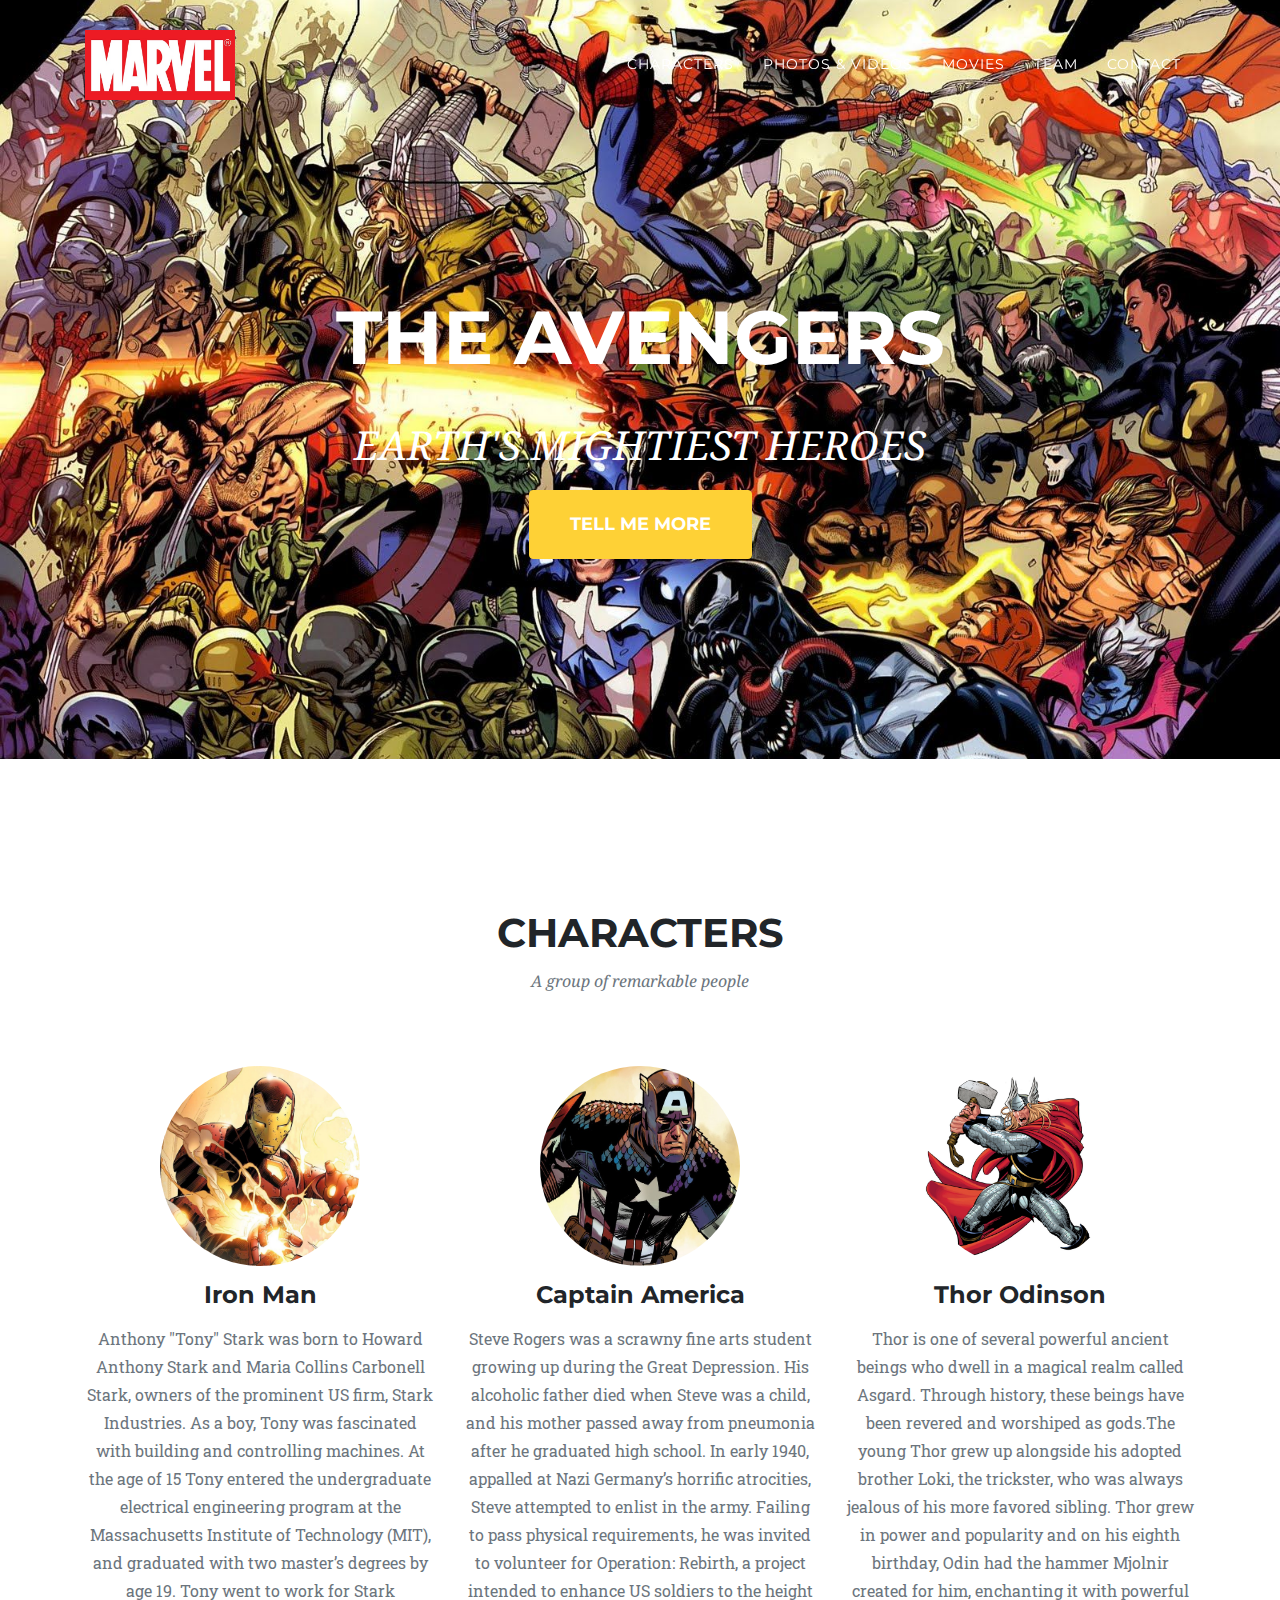
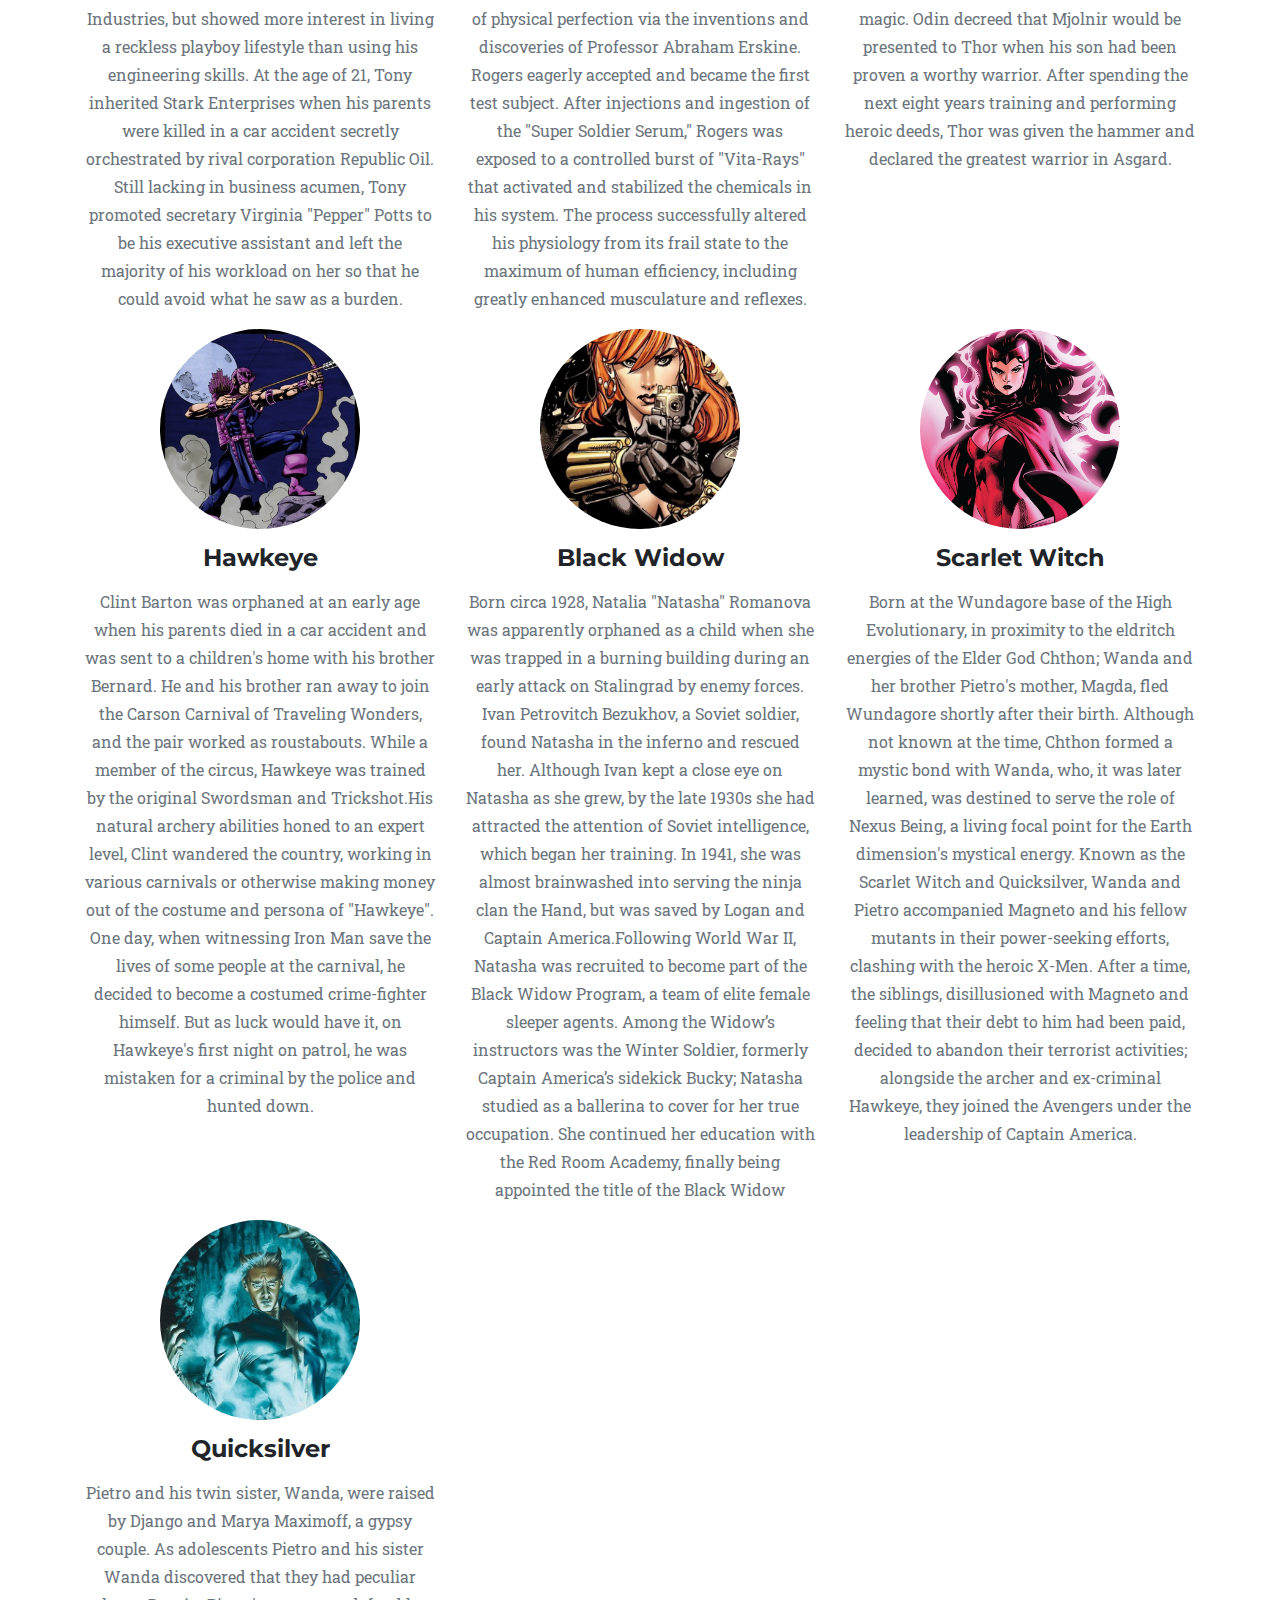
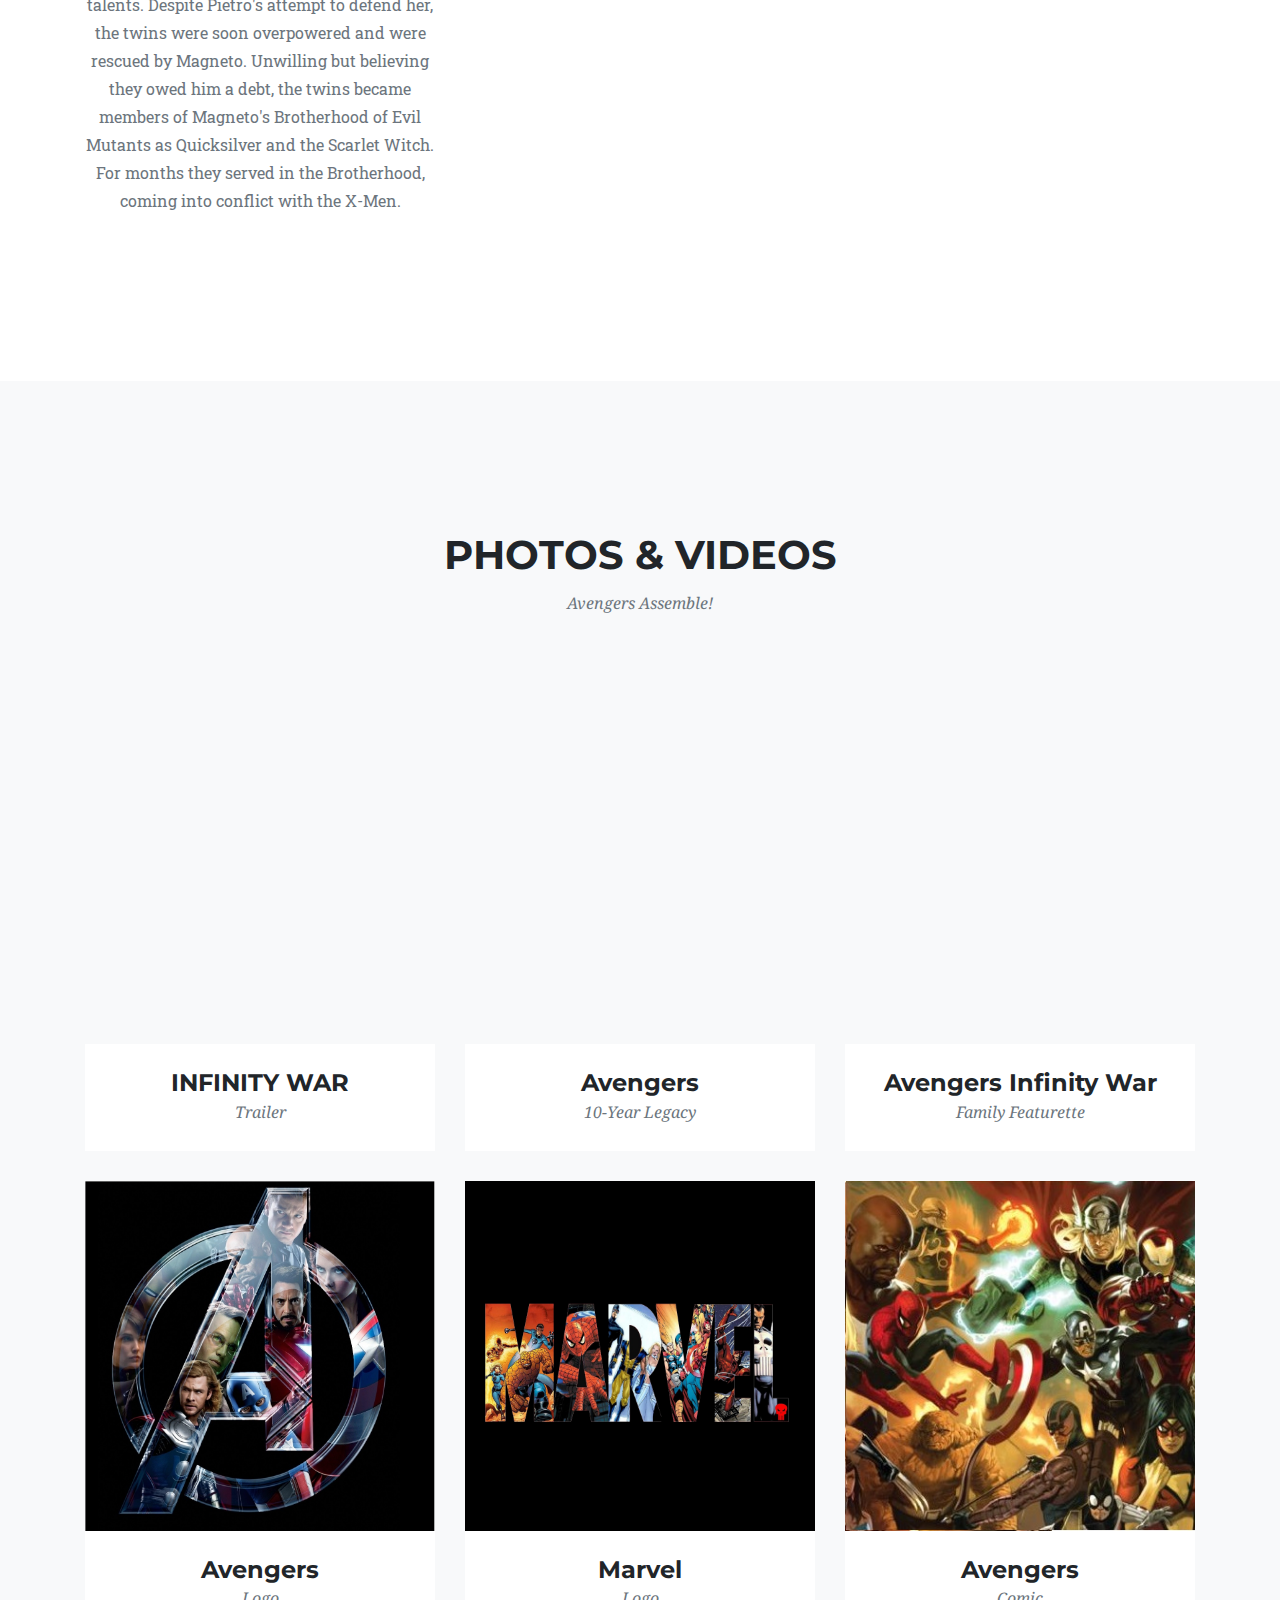
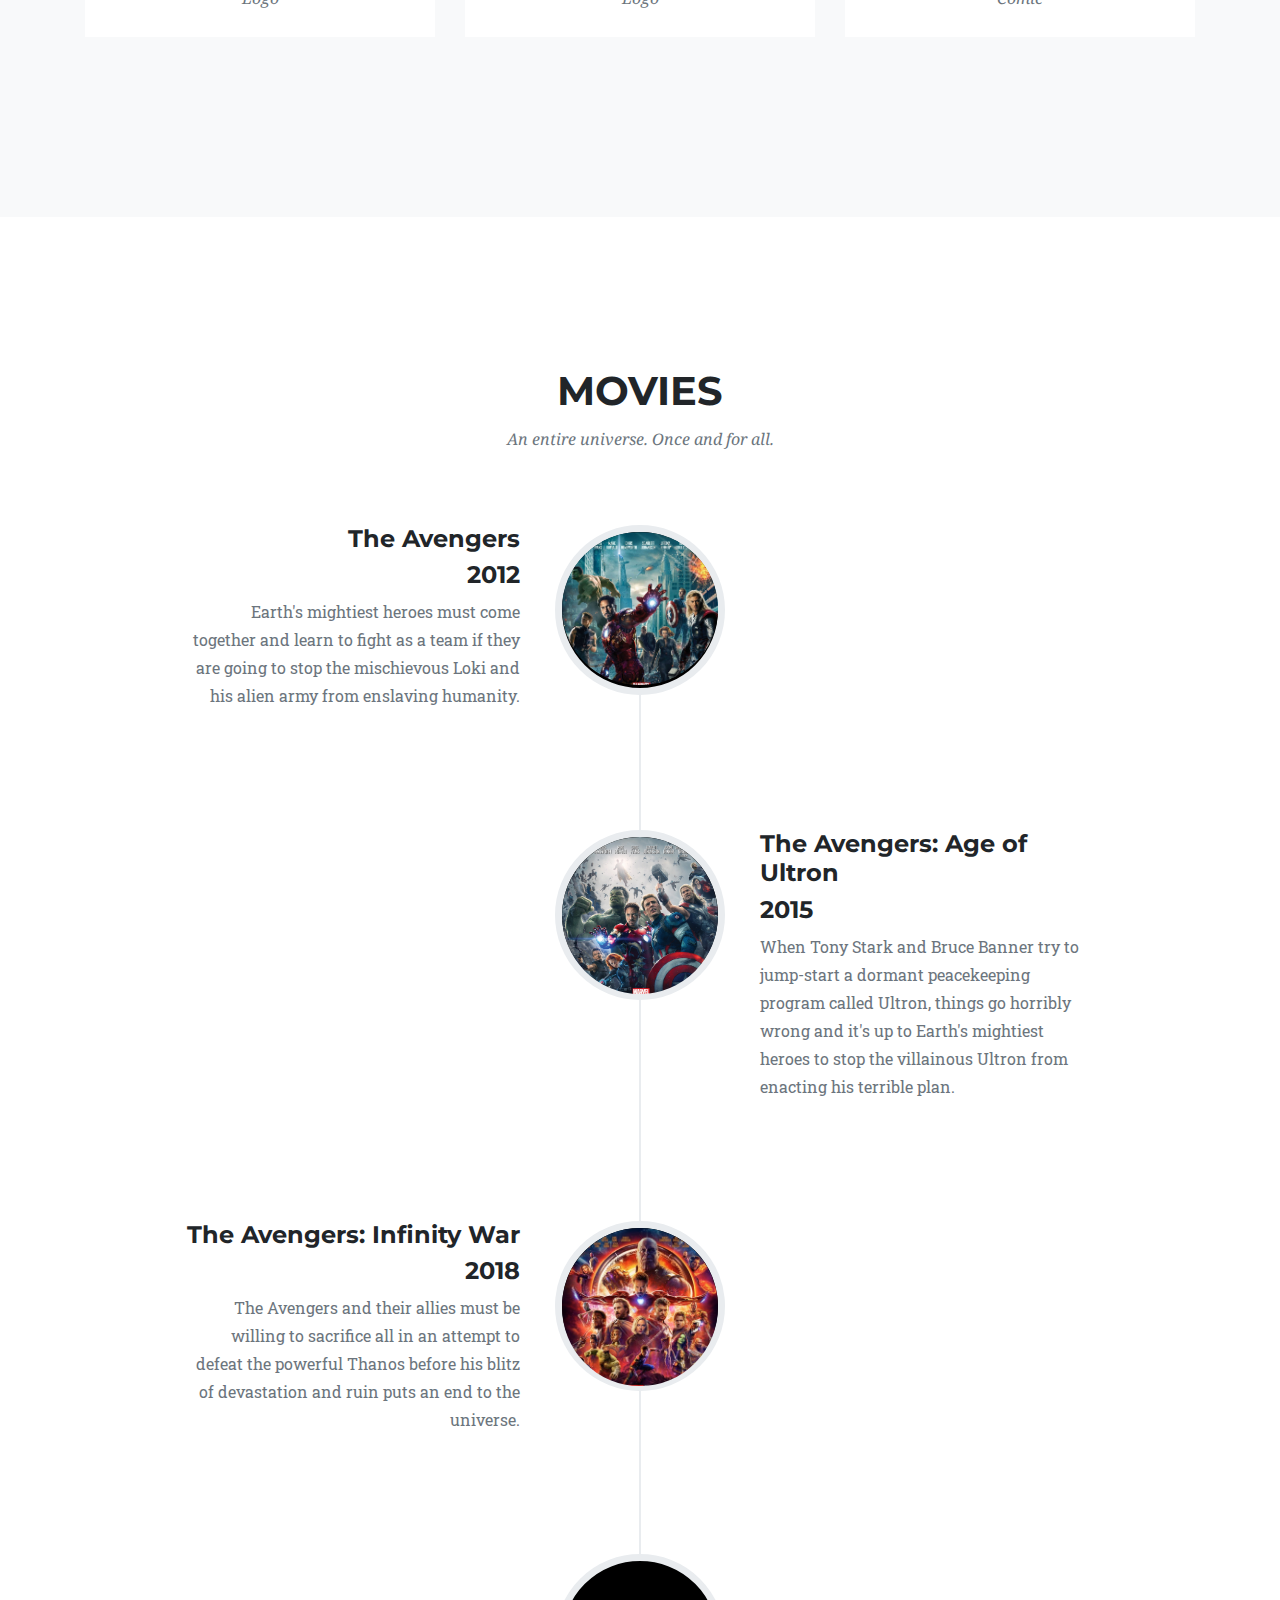
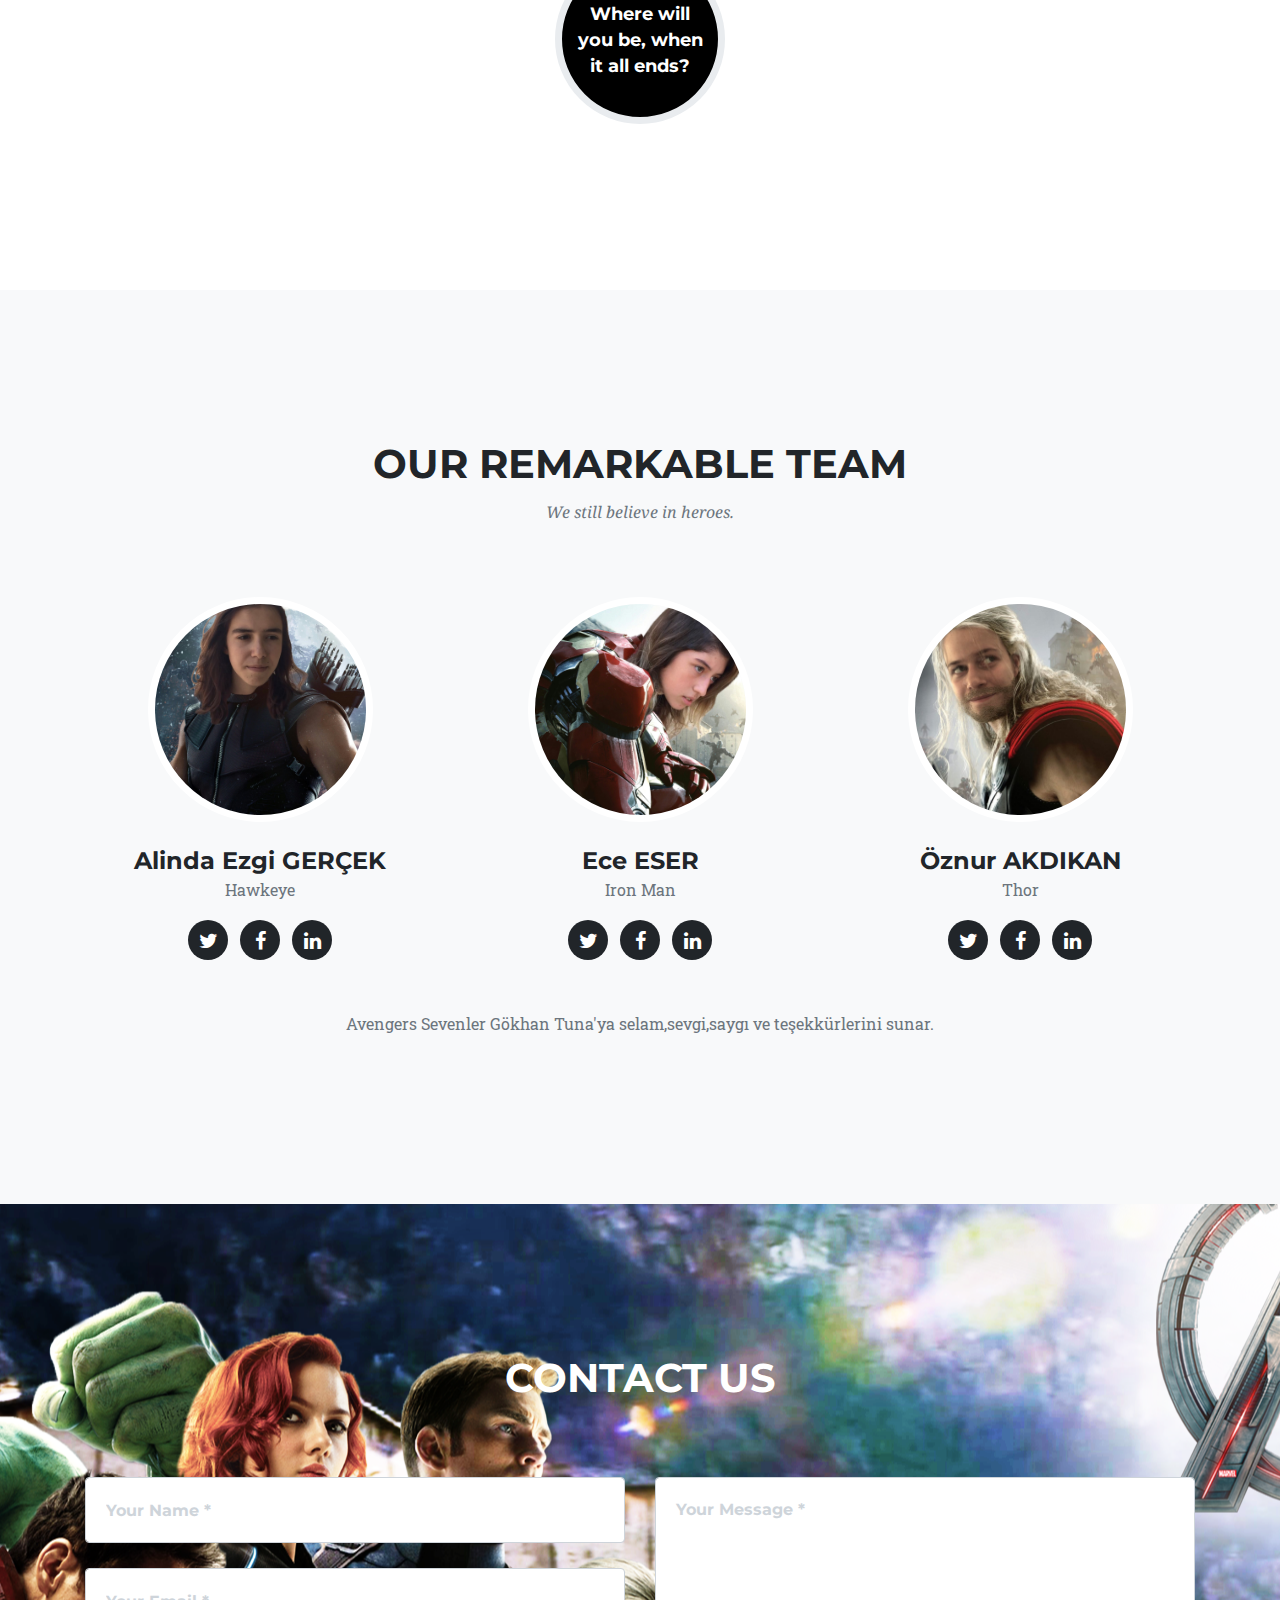
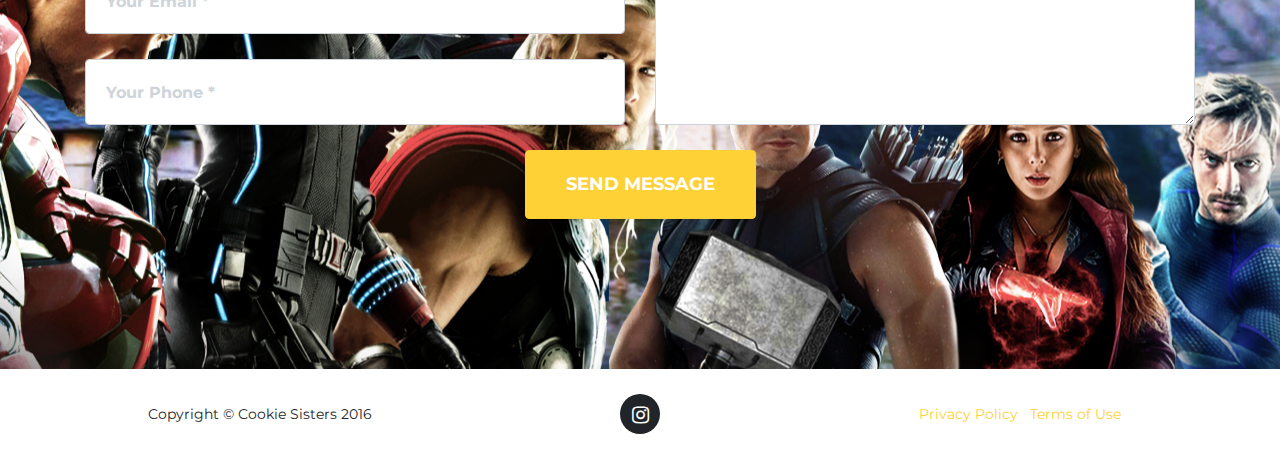
<file: index.html>
<!DOCTYPE html>
<html lang="en">

  <head>

    <meta charset="utf-8">
    <meta name="viewport" content="width=device-width, initial-scale=1, shrink-to-fit=no">
    <meta name="description" content="">
    <meta name="author" content="">

    <title>Avengers</title>

    <!-- Bootstrap core CSS -->
    <link href="vendor/bootstrap/css/bootstrap.min.css" rel="stylesheet">

    <!-- Custom fonts for this template -->
    <link href="vendor/font-awesome/css/font-awesome.min.css" rel="stylesheet" type="text/css">
    <link href="https://fonts.googleapis.com/css?family=Montserrat:400,700" rel="stylesheet" type="text/css">
    <link href='https://fonts.googleapis.com/css?family=Kaushan+Script' rel='stylesheet' type='text/css'>
    <link href='https://fonts.googleapis.com/css?family=Droid+Serif:400,700,400italic,700italic' rel='stylesheet' type='text/css'>
    <link href='https://fonts.googleapis.com/css?family=Roboto+Slab:400,100,300,700' rel='stylesheet' type='text/css'>

    <!-- Custom styles for this template -->
    <link href="css/agency.min.css" rel="stylesheet">

  </head>

  <body id="page-top">

    <!-- Navigation -->
    <nav class="navbar navbar-expand-lg navbar-dark fixed-top" id="mainNav">
      <div class="container">
        <a class="navbar-brand js-scroll-trigger" href="#page-top"><img src="img/new/ma.jpg" width="150" height="70"></a>
        <button class="navbar-toggler navbar-toggler-right" type="button" data-toggle="collapse" data-target="#navbarResponsive" aria-controls="navbarResponsive" aria-expanded="false" aria-label="Toggle navigation">
          Menu
          <i class="fa fa-bars"></i>
        </button>
        <div class="collapse navbar-collapse" id="navbarResponsive">
          <ul class="navbar-nav text-uppercase ml-auto">
            <li class="nav-item">
              <a class="nav-link js-scroll-trigger" href="#services">Characters</a>
            </li>
            <li class="nav-item">
              <a class="nav-link js-scroll-trigger" href="#portfolio">Photos & Videos</a>
            </li>
            <li class="nav-item">
              <a class="nav-link js-scroll-trigger" href="#about">Movies</a>
            </li>
            <li class="nav-item">
              <a class="nav-link js-scroll-trigger" href="#team">Team</a>
            </li>
            <li class="nav-item">
              <a class="nav-link js-scroll-trigger" href="#contact">Contact</a>
            </li>
          </ul>
        </div>
      </div>
    </nav>

    <!-- Header -->
    <header class="masthead">
      <div class="container">
        <div class="intro-text">
          <div class="intro-heading text-uppercase">THE AVENGERS</div>
          <div class="intro-lead-in">EARTH'S MIGHTIEST HEROES</div>
          <a class="btn btn-primary btn-xl text-uppercase js-scroll-trigger" href="#services">Tell Me More</a>
        </div>
      </div>
    </header>

    <!-- Services -->
    <section id="services">
      <div class="container">
        <div class="row">
          <div class="col-lg-12 text-center">
            <h2 class="section-heading text-uppercase">Characters</h2>
            <h3 class="section-subheading text-muted">A group of remarkable people</h3>
          </div>
        </div>
        <div class="row text-center">
          <div class="col-md-4">
          <img class="rounded-circle" src="img/new/ironman.jpg" width="200" height="200">
            <h4 class="service-heading">Iron Man</h4>
            <p class="text-muted">Anthony "Tony" Stark was born to Howard Anthony Stark and Maria Collins Carbonell Stark, owners of the prominent US firm, Stark Industries. As a boy, Tony was fascinated with building and controlling machines. At the age of 15 Tony entered the undergraduate electrical engineering program at the Massachusetts Institute of Technology (MIT), and graduated with two master’s degrees by age 19. Tony went to work for Stark Industries, but showed more interest in living a reckless playboy lifestyle than using his engineering skills. At the age of 21, Tony inherited Stark Enterprises when his parents were killed in a car accident secretly orchestrated by rival corporation Republic Oil. Still lacking in business acumen, Tony promoted secretary Virginia "Pepper" Potts to be his executive assistant and left the majority of his workload on her so that he could avoid what he saw as a burden.</p>
          </div>
          <div class="col-md-4">
            <img class="rounded-circle" src="img/new/captainamerica.jpg" width="200" height="200">
            <h4 class="service-heading">Captain America</h4>
            <p class="text-muted">Steve Rogers was a scrawny fine arts student growing up during the Great Depression. His alcoholic father died when Steve was a child, and his mother passed away from pneumonia after he graduated high school. In early 1940, appalled at Nazi Germany’s horrific atrocities, Steve attempted to enlist in the army. Failing to pass physical requirements, he was invited to volunteer for Operation: Rebirth, a project intended to enhance US soldiers to the height of physical perfection via the inventions and discoveries of Professor Abraham Erskine. Rogers eagerly accepted and became the first test subject. After injections and ingestion of the "Super Soldier Serum," Rogers was exposed to a controlled burst of "Vita-Rays" that activated and stabilized the chemicals in his system. The process successfully altered his physiology from its frail state to the maximum of human efficiency, including greatly enhanced musculature and reflexes.</p>
          </div>
          <div class="col-md-4">
          <img class="rounded-circle" src="img/new/thor1.jpg" width="200" height="200">
            <h4 class="service-heading">Thor Odinson</h4>
            <p class="text-muted">Thor is one of several powerful ancient beings who dwell in a magical realm called Asgard. Through history, these beings have been revered and worshiped as gods.The young Thor grew up alongside his adopted brother Loki, the trickster, who was always jealous of his more favored sibling. Thor grew in power and popularity and on his eighth birthday, Odin had the hammer Mjolnir created for him, enchanting it with powerful magic. Odin decreed that Mjolnir would be presented to Thor when his son had been proven a worthy warrior. After spending the next eight years training and performing heroic deeds, Thor was given the hammer and declared the greatest warrior in Asgard.</p>
          </div>
          <div class="col-md-4">
          <img class="rounded-circle" src="img/new/hawkeye.jpg" width="200" height="200">
            <h4 class="service-heading">Hawkeye</h4>
            <p class="text-muted">Clint Barton was orphaned at an early age when his parents died in a car accident and was sent to a children's home with his brother Bernard. He and his brother ran away to join the Carson Carnival of Traveling Wonders, and the pair worked as roustabouts. While a member of the circus, Hawkeye was trained by the original Swordsman and Trickshot.His natural archery abilities honed to an expert level, Clint wandered the country, working in various carnivals or otherwise making money out of the costume and persona of "Hawkeye". One day, when witnessing Iron Man save the lives of some people at the carnival, he decided to become a costumed crime-fighter himself. But as luck would have it, on Hawkeye's first night on patrol, he was mistaken for a criminal by the police and hunted down.</p>
          </div>
          <div class="col-md-4">
            <img class="rounded-circle" src="img/new/blackwidow.jpg" width="200" height="200">
            <h4 class="service-heading">Black Widow</h4>
            <p class="text-muted">Born circa 1928, Natalia "Natasha" Romanova was apparently orphaned as a child when she was trapped in a burning building during an early attack on Stalingrad by enemy forces. Ivan Petrovitch Bezukhov, a Soviet soldier, found Natasha in the inferno and rescued her. Although Ivan kept a close eye on Natasha as she grew, by the late 1930s she had attracted the attention of Soviet intelligence, which began her training. In 1941, she was almost brainwashed into serving the ninja clan the Hand, but was saved by Logan and Captain America.Following World War II, Natasha was recruited to become part of the Black Widow Program, a team of elite female sleeper agents. Among the Widow’s instructors was the Winter Soldier, formerly Captain America’s sidekick Bucky; Natasha studied as a ballerina to cover for her true occupation. She continued her education with the Red Room Academy, finally being appointed the title of the Black Widow</p>
          </div>
          <div class="col-md-4">
          <img class="rounded-circle" src="img/new/wanda.jpg" width="200" height="200">
            <h4 class="service-heading">Scarlet Witch</h4>
            <p class="text-muted">Born at the Wundagore base of the High Evolutionary, in proximity to the eldritch energies of the Elder God Chthon; Wanda and her brother Pietro's mother, Magda, fled Wundagore shortly after their birth. Although not known at the time, Chthon formed a mystic bond with Wanda, who, it was later learned, was destined to serve the role of Nexus Being, a living focal point for the Earth dimension's mystical energy. Known as the Scarlet Witch and Quicksilver, Wanda and Pietro accompanied Magneto and his fellow mutants in their power-seeking efforts, clashing with the heroic X-Men. After a time, the siblings, disillusioned with Magneto and feeling that their debt to him had been paid, decided to abandon their terrorist activities; alongside the archer and ex-criminal Hawkeye, they joined the Avengers under the leadership of Captain America. </p>
          </div>
          <div class="col-md-4">
          <img class="rounded-circle" src="img/new/quicksilver.jpg" width="200" height="200">
            <h4 class="service-heading">Quicksilver</h4>
            <p class="text-muted">Pietro and his twin sister, Wanda, were raised by Django and Marya Maximoff, a gypsy couple. As adolescents Pietro and his sister Wanda discovered that they had peculiar talents. Despite Pietro's attempt to defend her, the twins were soon overpowered and were rescued by Magneto. Unwilling but believing they owed him a debt, the twins became members of Magneto's Brotherhood of Evil Mutants as Quicksilver and the Scarlet Witch. For months they served in the Brotherhood, coming into conflict with the X-Men.</p>
          </div>
        </div>
      </div>
    </section>

    <!-- Portfolio Grid -->
    <section class="bg-light" id="portfolio">
      <div class="container">
        <div class="row">
          <div class="col-lg-12 text-center">
            <h2 class="section-heading text-uppercase">Photos & Videos</h2>
            <h3 class="section-subheading text-muted">Avengers Assemble!</h3>
          </div>
        </div>
        <div class="row">
          <div class="col-md-4 col-sm-6 portfolio-item">
            <a class="portfolio-link" data-toggle="modal" href="#portfolioModal1">

              <iframe width="350" height="350" src="https://www.youtube.com/embed/QwievZ1Tx-8" frameborder="0" allow="autoplay; encrypted-media" allowfullscreen></iframe>
            </a>
            <div class="portfolio-caption">
              <h4>INFINITY WAR</h4>
              <p class="text-muted">Trailer</p>
            </div>
          </div>
          <div class="col-md-4 col-sm-6 portfolio-item">
            <a class="portfolio-link" data-toggle="modal" href="#portfolioModal2">
              <iframe width="350" height="350" src="https://www.youtube.com/embed/XsTfo41QojY" frameborder="0" allow="autoplay; encrypted-media" allowfullscreen></iframe>
            </a>
            <div class="portfolio-caption">
              <h4>Avengers</h4>
              <p class="text-muted">10-Year Legacy</p>
            </div>
          </div>
          <div class="col-md-4 col-sm-6 portfolio-item">
            <a class="portfolio-link" data-toggle="modal" href="#portfolioModal3">
            <iframe width="350" height="350" src="https://www.youtube.com/embed/PbRmbhdHDDM" frameborder="0" allow="autoplay; encrypted-media" allowfullscreen></iframe>
            </a>
            <div class="portfolio-caption">
              <h4>Avengers Infinity War</h4>
              <p class="text-muted">Family Featurette</p>
            </div>
          </div>
          <div class="col-md-4 col-sm-6 portfolio-item">
            <a class="portfolio-link" data-toggle="modal" href="#portfolioModal4">
              <img src="img/new/e.jpg" width="350" height="350" alt="">
            </a>
            <div class="portfolio-caption">
              <h4>Avengers</h4>
              <p class="text-muted">Logo</p>
            </div>
          </div>
          <div class="col-md-4 col-sm-6 portfolio-item">
            <a class="portfolio-link" data-toggle="modal" href="#portfolioModal5">
              <img src="img/new/f.jpg" width="350" height="350" alt="">
            </a>
            <div class="portfolio-caption">
              <h4>Marvel</h4>
              <p class="text-muted">Logo</p>
            </div>
          </div>
          <div class="col-md-4 col-sm-6 portfolio-item">
            <a class="portfolio-link" data-toggle="modal" href="#portfolioModal6">
              <img src="img/new/g.jpg" width="350" height="350" alt="">
            </a>
            <div class="portfolio-caption">
              <h4>Avengers</h4>
              <p class="text-muted">Comic</p>
            </div>
          </div>
        </div>
      </div>
    </section>

    <!-- About -->
    <section id="about">
      <div class="container">
        <div class="row">
          <div class="col-lg-12 text-center">
            <h2 class="section-heading text-uppercase">MOVIES</h2>
            <h3 class="section-subheading text-muted">An entire universe. Once and for all.</h3>
          </div>
        </div>
        <div class="row">
          <div class="col-lg-12">
            <ul class="timeline">
              <li>
                <div class="timeline-image">
                  <img class="rounded-circle img-fluid" src="img/new/c.JPG" alt="">
                </div>
                <div class="timeline-panel">
                  <div class="timeline-heading">
                    <h4>The Avengers</h4>
                    <h4 class="subheading">2012</h4>
                  </div>
                  <div class="timeline-body">
                    <p class="text-muted">Earth's mightiest heroes must come together and learn to fight as a team if they are going to stop the mischievous Loki and his alien army from enslaving humanity.</p>
                  </div>
                </div>
              </li>
              <li class="timeline-inverted">
                <div class="timeline-image">
                  <img class="rounded-circle img-fluid" src="img/new/b.jpg" alt="">
                </div>
                <div class="timeline-panel">
                  <div class="timeline-heading">
                    <h4>The Avengers: Age of Ultron</h4>
                    <h4 class="subheading">2015</h4>
                  </div>
                  <div class="timeline-body">
                    <p class="text-muted">When Tony Stark and Bruce Banner try to jump-start a dormant peacekeeping program called Ultron, things go horribly wrong and it's up to Earth's mightiest heroes to stop the villainous Ultron from enacting his terrible plan.</p>
                  </div>
                </div>
              </li>
              <li>
                <div class="timeline-image">
                  <img class="rounded-circle img-fluid" src="img/new/a.jpg" alt="">
                </div>
                <div class="timeline-panel">
                  <div class="timeline-heading">
                    <h4>The Avengers: Infinity War</h4>
                    <h4 class="subheading">2018</h4>
                  </div>
                  <div class="timeline-body">
                    <p class="text-muted">The Avengers and their allies must be willing to sacrifice all in an attempt to defeat the powerful Thanos before his blitz of devastation and ruin puts an end to the universe.</p>
                  </div>
                </div>
              </li>
              <li class="timeline-inverted">
                <div class="timeline-image">
                  <h4>Where will
                    <br>you be, when
                    <br>it all ends?</h4>
                </div>
              </li>
            </ul>
          </div>
        </div>
      </div>
    </section>

    <!-- Team -->
    <section class="bg-light" id="team">
      <div class="container">
        <div class="row">
          <div class="col-lg-12 text-center">
            <h2 class="section-heading text-uppercase">Our Remarkable Team</h2>
            <h3 class="section-subheading text-muted">We still believe in heroes.</h3>
          </div>
        </div>
        <div class="row">
          <div class="col-sm-4">
            <div class="team-member">
              <img class="mx-auto rounded-circle" src="img/new/alh2.jpg" alt="">
              <h4>Alinda Ezgi GERÇEK</h4>
              <p class="text-muted">Hawkeye</p>
              <ul class="list-inline social-buttons">
                <li class="list-inline-item">
                  <a href="#">
                    <i class="fa fa-twitter"></i>
                  </a>
                </li>
                <li class="list-inline-item">
                  <a href="#">
                    <i class="fa fa-facebook"></i>
                  </a>
                </li>
                <li class="list-inline-item">
                  <a href="#">
                    <i class="fa fa-linkedin"></i>
                  </a>
                </li>
              </ul>
            </div>
          </div>
          <div class="col-sm-4">
            <div class="team-member">
              <img class="mx-auto rounded-circle" src="img/new/eci2.jpg" alt="">
              <h4>Ece ESER</h4>
              <p class="text-muted">Iron Man</p>
              <ul class="list-inline social-buttons">
                <li class="list-inline-item">
                  <a href="#">
                    <i class="fa fa-twitter"></i>
                  </a>
                </li>
                <li class="list-inline-item">
                  <a href="#">
                    <i class="fa fa-facebook"></i>
                  </a>
                </li>
                <li class="list-inline-item">
                  <a href="#">
                    <i class="fa fa-linkedin"></i>
                  </a>
                </li>
              </ul>
            </div>
          </div>
          <div class="col-sm-4">
            <div class="team-member">
              <img class="mx-auto rounded-circle" src="img/new/özt2.jpg" alt="">
              <h4>Öznur AKDIKAN</h4>
              <p class="text-muted">Thor</p>
              <ul class="list-inline social-buttons">
                <li class="list-inline-item">
                  <a href="#">
                    <i class="fa fa-twitter"></i>
                  </a>
                </li>
                <li class="list-inline-item">
                  <a href="#">
                    <i class="fa fa-facebook"></i>
                  </a>
                </li>
                <li class="list-inline-item">
                  <a href="#">
                    <i class="fa fa-linkedin"></i>
                  </a>
                </li>
              </ul>
            </div>
          </div>
        </div>
        <div class="row">
          <div class="col-lg-8 mx-auto text-center">
            <p class="large text-muted">Avengers Sevenler Gökhan Tuna'ya selam,sevgi,saygı ve teşekkürlerini sunar.</p>
          </div>
        </div>
      </div>
    </section>
    <!-- Contact -->
    <section id="contact">
      <div class="container">
        <div class="row">
          <div class="col-lg-12 text-center">
            <h2 class="section-heading text-uppercase">Contact Us</h2>
            <h3 class="section-subheading text-muted"></h3>
          </div>
        </div>
        <div class="row">
          <div class="col-lg-12">
            <form id="contactForm" name="sentMessage" novalidate>
              <div class="row">
                <div class="col-md-6">
                  <div class="form-group">
                    <input class="form-control" id="name" type="text" placeholder="Your Name *" required data-validation-required-message="Please enter your name.">
                    <p class="help-block text-danger"></p>
                  </div>
                  <div class="form-group">
                    <input class="form-control" id="email" type="email" placeholder="Your Email *" required data-validation-required-message="Please enter your email address.">
                    <p class="help-block text-danger"></p>
                  </div>
                  <div class="form-group">
                    <input class="form-control" id="phone" type="tel" placeholder="Your Phone *" required data-validation-required-message="Please enter your phone number.">
                    <p class="help-block text-danger"></p>
                  </div>
                </div>
                <div class="col-md-6">
                  <div class="form-group">
                    <textarea class="form-control" id="message" placeholder="Your Message *" required data-validation-required-message="Please enter a message."></textarea>
                    <p class="help-block text-danger"></p>
                  </div>
                </div>
                <div class="clearfix"></div>
                <div class="col-lg-12 text-center">
                  <div id="success"></div>
                  <button id="sendMessageButton" class="btn btn-primary btn-xl text-uppercase" type="submit">Send Message</button>
                </div>
              </div>
            </form>
          </div>
        </div>
      </div>
    </section>

    <!-- Footer -->
    <footer>
      <div class="container">
        <div class="row">
          <div class="col-md-4">
            <span class="copyright">Copyright &copy; Cookie Sisters 2016</span>
          </div>
          <div class="col-md-4">
            <ul class="list-inline social-buttons">
              <li class="list-inline-item">
                <a href="https://www.instagram.com/11a.vengers">
                  <i class="fa fa-instagram"></i>
                </a>
              </li>
            </ul>
          </div>
          <div class="col-md-4">
            <ul class="list-inline quicklinks">
              <li class="list-inline-item">
                <a href="#">Privacy Policy</a>
              </li>
              <li class="list-inline-item">
                <a href="#">Terms of Use</a>
              </li>
            </ul>
          </div>
        </div>
      </div>
    </footer>

    <!-- Portfolio Modals -->

    <!-- Modal 1 -->
    <div class="portfolio-modal modal fade" id="portfolioModal1" tabindex="-1" role="dialog" aria-hidden="true">
      <div class="modal-dialog">
        <div class="modal-content">
          <div class="close-modal" data-dismiss="modal">
            <div class="lr">
              <div class="rl"></div>
            </div>
          </div>
          <div class="container">
            <div class="row">
              <div class="col-lg-8 mx-auto">
                <div class="modal-body">
                  <!-- Project Details Go Here -->
                  <h2 class="text-uppercase">Project Name</h2>
                  <p class="item-intro text-muted">Lorem ipsum dolor sit amet consectetur.</p>
                  <img class="img-fluid d-block mx-auto" src="img/portfolio/01-full.jpg" alt="">
                  <p>Use this area to describe your project. Lorem ipsum dolor sit amet, consectetur adipisicing elit. Est blanditiis dolorem culpa incidunt minus dignissimos deserunt repellat aperiam quasi sunt officia expedita beatae cupiditate, maiores repudiandae, nostrum, reiciendis facere nemo!</p>
                  <ul class="list-inline">
                    <li>Date: January 2017</li>
                    <li>Client: Threads</li>
                    <li>Category: Illustration</li>
                  </ul>
                  <button class="btn btn-primary" data-dismiss="modal" type="button">
                    <i class="fa fa-times"></i>
                    Close Project</button>
                </div>
              </div>
            </div>
          </div>
        </div>
      </div>
    </div>

    <!-- Modal 2 -->
    <div class="portfolio-modal modal fade" id="portfolioModal2" tabindex="-1" role="dialog" aria-hidden="true">
      <div class="modal-dialog">
        <div class="modal-content">
          <div class="close-modal" data-dismiss="modal">
            <div class="lr">
              <div class="rl"></div>
            </div>
          </div>
          <div class="container">
            <div class="row">
              <div class="col-lg-8 mx-auto">
                <div class="modal-body">
                  <!-- Project Details Go Here -->
                  <h2 class="text-uppercase">Project Name</h2>
                  <p class="item-intro text-muted">Lorem ipsum dolor sit amet consectetur.</p>
                  <img class="img-fluid d-block mx-auto" src="img/portfolio/02-full.jpg" alt="">
                  <p>Use this area to describe your project. Lorem ipsum dolor sit amet, consectetur adipisicing elit. Est blanditiis dolorem culpa incidunt minus dignissimos deserunt repellat aperiam quasi sunt officia expedita beatae cupiditate, maiores repudiandae, nostrum, reiciendis facere nemo!</p>
                  <ul class="list-inline">
                    <li>Date: January 2017</li>
                    <li>Client: Explore</li>
                    <li>Category: Graphic Design</li>
                  </ul>
                  <button class="btn btn-primary" data-dismiss="modal" type="button">
                    <i class="fa fa-times"></i>
                    Close Project</button>
                </div>
              </div>
            </div>
          </div>
        </div>
      </div>
    </div>

    <!-- Modal 3 -->
    <div class="portfolio-modal modal fade" id="portfolioModal3" tabindex="-1" role="dialog" aria-hidden="true">
      <div class="modal-dialog">
        <div class="modal-content">
          <div class="close-modal" data-dismiss="modal">
            <div class="lr">
              <div class="rl"></div>
            </div>
          </div>
          <div class="container">
            <div class="row">
              <div class="col-lg-8 mx-auto">
                <div class="modal-body">
                  <!-- Project Details Go Here -->
                  <h2 class="text-uppercase">Project Name</h2>
                  <p class="item-intro text-muted">Lorem ipsum dolor sit amet consectetur.</p>
                  <img class="img-fluid d-block mx-auto" src="img/portfolio/03-full.jpg" alt="">
                  <p>Use this area to describe your project. Lorem ipsum dolor sit amet, consectetur adipisicing elit. Est blanditiis dolorem culpa incidunt minus dignissimos deserunt repellat aperiam quasi sunt officia expedita beatae cupiditate, maiores repudiandae, nostrum, reiciendis facere nemo!</p>
                  <ul class="list-inline">
                    <li>Date: January 2017</li>
                    <li>Client: Finish</li>
                    <li>Category: Identity</li>
                  </ul>
                  <button class="btn btn-primary" data-dismiss="modal" type="button">
                    <i class="fa fa-times"></i>
                    Close Project</button>
                </div>
              </div>
            </div>
          </div>
        </div>
      </div>
    </div>

    <!-- Modal 4 -->
    <div class="portfolio-modal modal fade" id="portfolioModal4" tabindex="-1" role="dialog" aria-hidden="true">
      <div class="modal-dialog">
        <div class="modal-content">
          <div class="close-modal" data-dismiss="modal">
            <div class="lr">
              <div class="rl"></div>
            </div>
          </div>
          <div class="container">
            <div class="row">
              <div class="col-lg-8 mx-auto">
                <div class="modal-body">
                  <!-- Project Details Go Here -->
                  <h2 class="text-uppercase">Project Name</h2>
                  <p class="item-intro text-muted">Lorem ipsum dolor sit amet consectetur.</p>
                  <img class="img-fluid d-block mx-auto" src="img/portfolio/04-full.jpg" alt="">
                  <p>Use this area to describe your project. Lorem ipsum dolor sit amet, consectetur adipisicing elit. Est blanditiis dolorem culpa incidunt minus dignissimos deserunt repellat aperiam quasi sunt officia expedita beatae cupiditate, maiores repudiandae, nostrum, reiciendis facere nemo!</p>
                  <ul class="list-inline">
                    <li>Date: January 2017</li>
                    <li>Client: Lines</li>
                    <li>Category: Branding</li>
                  </ul>
                  <button class="btn btn-primary" data-dismiss="modal" type="button">
                    <i class="fa fa-times"></i>
                    Close Project</button>
                </div>
              </div>
            </div>
          </div>
        </div>
      </div>
    </div>

    <!-- Modal 5 -->
    <div class="portfolio-modal modal fade" id="portfolioModal5" tabindex="-1" role="dialog" aria-hidden="true">
      <div class="modal-dialog">
        <div class="modal-content">
          <div class="close-modal" data-dismiss="modal">
            <div class="lr">
              <div class="rl"></div>
            </div>
          </div>
          <div class="container">
            <div class="row">
              <div class="col-lg-8 mx-auto">
                <div class="modal-body">
                  <!-- Project Details Go Here -->
                  <h2 class="text-uppercase">Project Name</h2>
                  <p class="item-intro text-muted">Lorem ipsum dolor sit amet consectetur.</p>
                  <img class="img-fluid d-block mx-auto" src="img/portfolio/05-full.jpg" alt="">
                  <p>Use this area to describe your project. Lorem ipsum dolor sit amet, consectetur adipisicing elit. Est blanditiis dolorem culpa incidunt minus dignissimos deserunt repellat aperiam quasi sunt officia expedita beatae cupiditate, maiores repudiandae, nostrum, reiciendis facere nemo!</p>
                  <ul class="list-inline">
                    <li>Date: January 2017</li>
                    <li>Client: Southwest</li>
                    <li>Category: Website Design</li>
                  </ul>
                  <button class="btn btn-primary" data-dismiss="modal" type="button">
                    <i class="fa fa-times"></i>
                    Close Project</button>
                </div>
              </div>
            </div>
          </div>
        </div>
      </div>
    </div>

    <!-- Modal 6 -->
    <div class="portfolio-modal modal fade" id="portfolioModal6" tabindex="-1" role="dialog" aria-hidden="true">
      <div class="modal-dialog">
        <div class="modal-content">
          <div class="close-modal" data-dismiss="modal">
            <div class="lr">
              <div class="rl"></div>
            </div>
          </div>
          <div class="container">
            <div class="row">
              <div class="col-lg-8 mx-auto">
                <div class="modal-body">
                  <!-- Project Details Go Here -->
                  <h2 class="text-uppercase">Project Name</h2>
                  <p class="item-intro text-muted">Lorem ipsum dolor sit amet consectetur.</p>
                  <img class="img-fluid d-block mx-auto" src="img/portfolio/06-full.jpg" alt="">
                  <p>Use this area to describe your project. Lorem ipsum dolor sit amet, consectetur adipisicing elit. Est blanditiis dolorem culpa incidunt minus dignissimos deserunt repellat aperiam quasi sunt officia expedita beatae cupiditate, maiores repudiandae, nostrum, reiciendis facere nemo!</p>
                  <ul class="list-inline">
                    <li>Date: January 2017</li>
                    <li>Client: Window</li>
                    <li>Category: Photography</li>
                  </ul>
                  <button class="btn btn-primary" data-dismiss="modal" type="button">
                    <i class="fa fa-times"></i>
                    Close Project</button>
                </div>
              </div>
            </div>
          </div>
        </div>
      </div>
    </div>

    <!-- Bootstrap core JavaScript -->
    <script src="vendor/jquery/jquery.min.js"></script>
    <script src="vendor/bootstrap/js/bootstrap.bundle.min.js"></script>

    <!-- Plugin JavaScript -->
    <script src="vendor/jquery-easing/jquery.easing.min.js"></script>

    <!-- Contact form JavaScript -->
    <script src="js/jqBootstrapValidation.js"></script>
    <script src="js/contact_me.js"></script>

    <!-- Custom scripts for this template -->
    <script src="js/agency.min.js"></script>

  </body>

</html>
</file>
<file: css/agency.min.css>
body{overflow-x:hidden;font-family:'Roboto Slab','Helvetica Neue',Helvetica,Arial,sans-serif}p{line-height:1.75}a{color:#fed136}a:hover{color:#fec503}.text-primary{color:#fed136!important}h1,h2,h3,h4,h5,h6{font-weight:700;font-family:Montserrat,'Helvetica Neue',Helvetica,Arial,sans-serif}section{padding:100px 0}section h2.section-heading{font-size:40px;margin-top:0;margin-bottom:15px}section h3.section-subheading{font-size:16px;font-weight:400;font-style:italic;margin-bottom:75px;text-transform:none;font-family:'Droid Serif','Helvetica Neue',Helvetica,Arial,sans-serif}@media (min-width:768px){section{padding:150px 0}}.btn{font-family:Montserrat,'Helvetica Neue',Helvetica,Arial,sans-serif;font-weight:700}.btn-xl{font-size:18px;padding:20px 40px}.btn-primary{background-color:#fed136;border-color:#fed136}.btn-primary:active,.btn-primary:focus,.btn-primary:hover{background-color:#fec810!important;border-color:#fec810!important;color:#fff}.btn-primary:active,.btn-primary:focus{box-shadow:0 0 0 .2rem rgba(254,209,55,.5)!important}::-moz-selection{background:#fed136;text-shadow:none}::selection{background:#fed136;text-shadow:none}img::selection{background:0 0}img::-moz-selection{background:0 0}#mainNav{background-color:#212529}#mainNav .navbar-toggler{font-size:12px;right:0;padding:13px;text-transform:uppercase;color:#fff;border:0;background-color:#fed136;font-family:Montserrat,'Helvetica Neue',Helvetica,Arial,sans-serif}#mainNav .navbar-brand{color:#fed136;font-family:'Kaushan Script','Helvetica Neue',Helvetica,Arial,cursive}#mainNav .navbar-brand.active,#mainNav .navbar-brand:active,#mainNav .navbar-brand:focus,#mainNav .navbar-brand:hover{color:#fec503}#mainNav .navbar-nav .nav-item .nav-link{font-size:90%;font-weight:400;padding:.75em 0;letter-spacing:1px;color:#fff;font-family:Montserrat,'Helvetica Neue',Helvetica,Arial,sans-serif}#mainNav .navbar-nav .nav-item .nav-link.active,#mainNav .navbar-nav .nav-item .nav-link:hover{color:#fed136}@media (min-width:992px){#mainNav{padding-top:25px;padding-bottom:25px;-webkit-transition:padding-top .3s,padding-bottom .3s;-moz-transition:padding-top .3s,padding-bottom .3s;transition:padding-top .3s,padding-bottom .3s;border:none;background-color:transparent}#mainNav .navbar-brand{font-size:1.75em;-webkit-transition:all .3s;-moz-transition:all .3s;transition:all .3s}#mainNav .navbar-nav .nav-item .nav-link{padding:1.1em 1em!important}#mainNav.navbar-shrink{padding-top:0;padding-bottom:0;background-color:#212529}#mainNav.navbar-shrink .navbar-brand{font-size:1.25em;padding:12px 0}}header.masthead{text-align:center;color:#fff;background-image:url(../img/new/s.jpg);background-repeat:no-repeat;background-attachment:scroll;background-position:center center;-webkit-background-size:cover;-moz-background-size:cover;-o-background-size:cover;background-size:cover}header.masthead .intro-text{padding-top:150px;padding-bottom:100px}header.masthead .intro-text .intro-lead-in{font-size:22px;font-style:italic;line-height:22px;margin-bottom:25px;font-family:'Droid Serif','Helvetica Neue',Helvetica,Arial,sans-serif}header.masthead .intro-text .intro-heading{font-size:50px;font-weight:700;line-height:50px;margin-bottom:25px;font-family:Montserrat,'Helvetica Neue',Helvetica,Arial,sans-serif}@media (min-width:768px){header.masthead .intro-text{padding-top:300px;padding-bottom:200px}header.masthead .intro-text .intro-lead-in{font-size:40px;font-style:italic;line-height:40px;margin-bottom:25px;font-family:'Droid Serif','Helvetica Neue',Helvetica,Arial,sans-serif}header.masthead .intro-text .intro-heading{font-size:75px;font-weight:700;line-height:75px;margin-bottom:50px;font-family:Montserrat,'Helvetica Neue',Helvetica,Arial,sans-serif}}.service-heading{margin:15px 0;text-transform:none}#portfolio .portfolio-item{right:0;margin:0 0 15px}#portfolio .portfolio-item .portfolio-link{position:relative;display:block;max-width:400px;margin:0 auto;cursor:pointer}#portfolio .portfolio-item .portfolio-link .portfolio-hover{position:absolute;width:100%;height:100%;-webkit-transition:all ease .5s;-moz-transition:all ease .5s;transition:all ease .5s;opacity:0;background:rgba(254,209,54,.9)}#portfolio .portfolio-item .portfolio-link .portfolio-hover:hover{opacity:1}#portfolio .portfolio-item .portfolio-link .portfolio-hover .portfolio-hover-content{font-size:20px;position:absolute;top:50%;width:100%;height:20px;margin-top:-12px;text-align:center;color:#fff}#portfolio .portfolio-item .portfolio-link .portfolio-hover .portfolio-hover-content i{margin-top:-12px}#portfolio .portfolio-item .portfolio-link .portfolio-hover .portfolio-hover-content h3,#portfolio .portfolio-item .portfolio-link .portfolio-hover .portfolio-hover-content h4{margin:0}#portfolio .portfolio-item .portfolio-caption{max-width:400px;margin:0 auto;padding:25px;text-align:center;background-color:#fff}#portfolio .portfolio-item .portfolio-caption h4{margin:0;text-transform:none}#portfolio .portfolio-item .portfolio-caption p{font-size:16px;font-style:italic;margin:0;font-family:'Droid Serif','Helvetica Neue',Helvetica,Arial,sans-serif}#portfolio *{z-index:2}@media (min-width:767px){#portfolio .portfolio-item{margin:0 0 30px}}.portfolio-modal{padding-right:0!important}.portfolio-modal .modal-dialog{margin:1rem;max-width:100vw}.portfolio-modal .modal-content{padding:100px 0;text-align:center}.portfolio-modal .modal-content h2{font-size:3em;margin-bottom:15px}.portfolio-modal .modal-content p{margin-bottom:30px}.portfolio-modal .modal-content p.item-intro{font-size:16px;font-style:italic;margin:20px 0 30px;font-family:'Droid Serif','Helvetica Neue',Helvetica,Arial,sans-serif}.portfolio-modal .modal-content ul.list-inline{margin-top:0;margin-bottom:30px}.portfolio-modal .modal-content img{margin-bottom:30px}.portfolio-modal .modal-content button{cursor:pointer}.portfolio-modal .close-modal{position:absolute;top:25px;right:25px;width:75px;height:75px;cursor:pointer;background-color:transparent}.portfolio-modal .close-modal:hover{opacity:.3}.portfolio-modal .close-modal .lr{z-index:1051;width:1px;height:75px;margin-left:35px;-webkit-transform:rotate(45deg);-ms-transform:rotate(45deg);transform:rotate(45deg);background-color:#212529}.portfolio-modal .close-modal .lr .rl{z-index:1052;width:1px;height:75px;-webkit-transform:rotate(90deg);-ms-transform:rotate(90deg);transform:rotate(90deg);background-color:#212529}.timeline{position:relative;padding:0;list-style:none}.timeline:before{position:absolute;top:0;bottom:0;left:40px;width:2px;margin-left:-1.5px;content:'';background-color:#e9ecef}.timeline>li{position:relative;min-height:50px;margin-bottom:50px}.timeline>li:after,.timeline>li:before{display:table;content:' '}.timeline>li:after{clear:both}.timeline>li .timeline-panel{position:relative;float:right;width:100%;padding:0 20px 0 100px;text-align:left}.timeline>li .timeline-panel:before{right:auto;left:-15px;border-right-width:15px;border-left-width:0}.timeline>li .timeline-panel:after{right:auto;left:-14px;border-right-width:14px;border-left-width:0}.timeline>li .timeline-image{position:absolute;z-index:100;left:0;width:80px;height:80px;margin-left:0;text-align:center;color:#fff;border:7px solid #e9ecef;border-radius:100%;background-color:#000000}.timeline>li .timeline-image h4{font-size:10px;line-height:14px;margin-top:12px}.timeline>li.timeline-inverted>.timeline-panel{float:right;padding:0 20px 0 100px;text-align:left}.timeline>li.timeline-inverted>.timeline-panel:before{right:auto;left:-15px;border-right-width:15px;border-left-width:0}.timeline>li.timeline-inverted>.timeline-panel:after{right:auto;left:-14px;border-right-width:14px;border-left-width:0}.timeline>li:last-child{margin-bottom:0}.timeline .timeline-heading h4{margin-top:0;color:inherit}.timeline .timeline-heading h4.subheading{text-transform:none}.timeline .timeline-body>p,.timeline .timeline-body>ul{margin-bottom:0}@media (min-width:768px){.timeline:before{left:50%}.timeline>li{min-height:100px;margin-bottom:100px}.timeline>li .timeline-panel{float:left;width:41%;padding:0 20px 20px 30px;text-align:right}.timeline>li .timeline-image{left:50%;width:100px;height:100px;margin-left:-50px}.timeline>li .timeline-image h4{font-size:13px;line-height:18px;margin-top:16px}.timeline>li.timeline-inverted>.timeline-panel{float:right;padding:0 30px 20px 20px;text-align:left}}@media (min-width:992px){.timeline>li{min-height:150px}.timeline>li .timeline-panel{padding:0 20px 20px}.timeline>li .timeline-image{width:150px;height:150px;margin-left:-75px}.timeline>li .timeline-image h4{font-size:18px;line-height:26px;margin-top:30px}.timeline>li.timeline-inverted>.timeline-panel{padding:0 20px 20px}}@media (min-width:1200px){.timeline>li{min-height:170px}.timeline>li .timeline-panel{padding:0 20px 20px 100px}.timeline>li .timeline-image{width:170px;height:170px;margin-left:-85px}.timeline>li .timeline-image h4{margin-top:40px}.timeline>li.timeline-inverted>.timeline-panel{padding:0 100px 20px 20px}}.team-member{margin-bottom:50px;text-align:center}.team-member img{width:225px;height:225px;border:7px solid #fff}.team-member h4{margin-top:25px;margin-bottom:0;text-transform:none}.team-member p{margin-top:0}section#contact{background-color:#212529;background-image:url(../img/new/ööö.jpg);background-repeat:no-repeat;background-position:center}section#contact .section-heading{color:#fff}section#contact .form-group{margin-bottom:25px}section#contact .form-group input,section#contact .form-group textarea{padding:20px}section#contact .form-group input.form-control{height:auto}section#contact .form-group textarea.form-control{height:248px}section#contact .form-control:focus{border-color:#fed136;box-shadow:none}section#contact ::-webkit-input-placeholder{font-weight:700;color:#ced4da;font-family:Montserrat,'Helvetica Neue',Helvetica,Arial,sans-serif}section#contact :-moz-placeholder{font-weight:700;color:#ced4da;font-family:Montserrat,'Helvetica Neue',Helvetica,Arial,sans-serif}section#contact ::-moz-placeholder{font-weight:700;color:#ced4da;font-family:Montserrat,'Helvetica Neue',Helvetica,Arial,sans-serif}section#contact :-ms-input-placeholder{font-weight:700;color:#ced4da;font-family:Montserrat,'Helvetica Neue',Helvetica,Arial,sans-serif}footer{padding:25px 0;text-align:center}footer span.copyright{font-size:90%;line-height:40px;text-transform:none;font-family:Montserrat,'Helvetica Neue',Helvetica,Arial,sans-serif}footer ul.quicklinks{font-size:90%;line-height:40px;margin-bottom:0;text-transform:none;font-family:Montserrat,'Helvetica Neue',Helvetica,Arial,sans-serif}ul.social-buttons{margin-bottom:0}ul.social-buttons li a{font-size:20px;line-height:40px;display:block;width:40px;height:40px;-webkit-transition:all .3s;-moz-transition:all .3s;transition:all .3s;color:#fff;border-radius:100%;outline:0;background-color:#212529}ul.social-buttons li a:active,ul.social-buttons li a:focus,ul.social-buttons li a:hover{background-color:#fed136}
</file>
